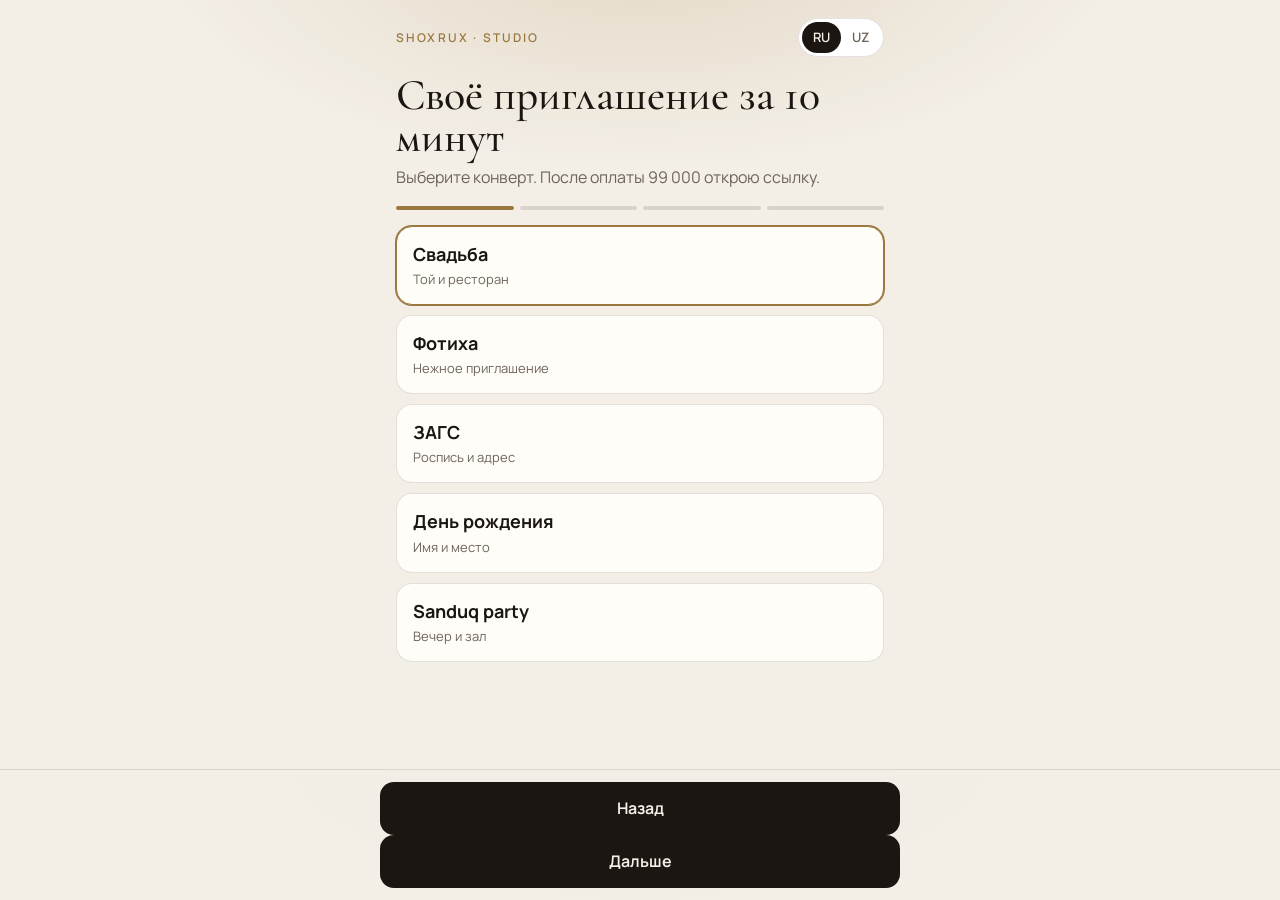
<file: index.html>
<!DOCTYPE html>
<html lang="ru">
<head>
<meta charset="UTF-8">
<meta name="viewport" content="width=device-width, initial-scale=1, viewport-fit=cover">
<title>Приглашение за 99 000 · Шохрух</title>
<meta name="description" content="Соберите онлайн-приглашение: свадьба, фотиха, ЗАГС, день рождения. 99 000 сум.">
<link href="https://fonts.googleapis.com/css2?family=Cormorant+Garamond:wght@500;600&family=Manrope:wght@400;500;600&display=swap" rel="stylesheet">
<link rel="stylesheet" href="style.css">
</head>
<body>
<div class="wrap">
  <div class="top"><div class="brand">Shoxrux · Studio</div><div class="lang"><button id="ru" class="on">RU</button><button id="uz">UZ</button></div></div>
  <h1 id="title"></h1>
  <p class="lead" id="lead"></p>
  <div class="steps" id="steps"></div>
  <div id="box"></div>
</div>
<div class="bar"><button id="back" class="ghost hide"></button><button id="go"></button></div>
<script src="app.js"></script>
</body>
</html>
</file>
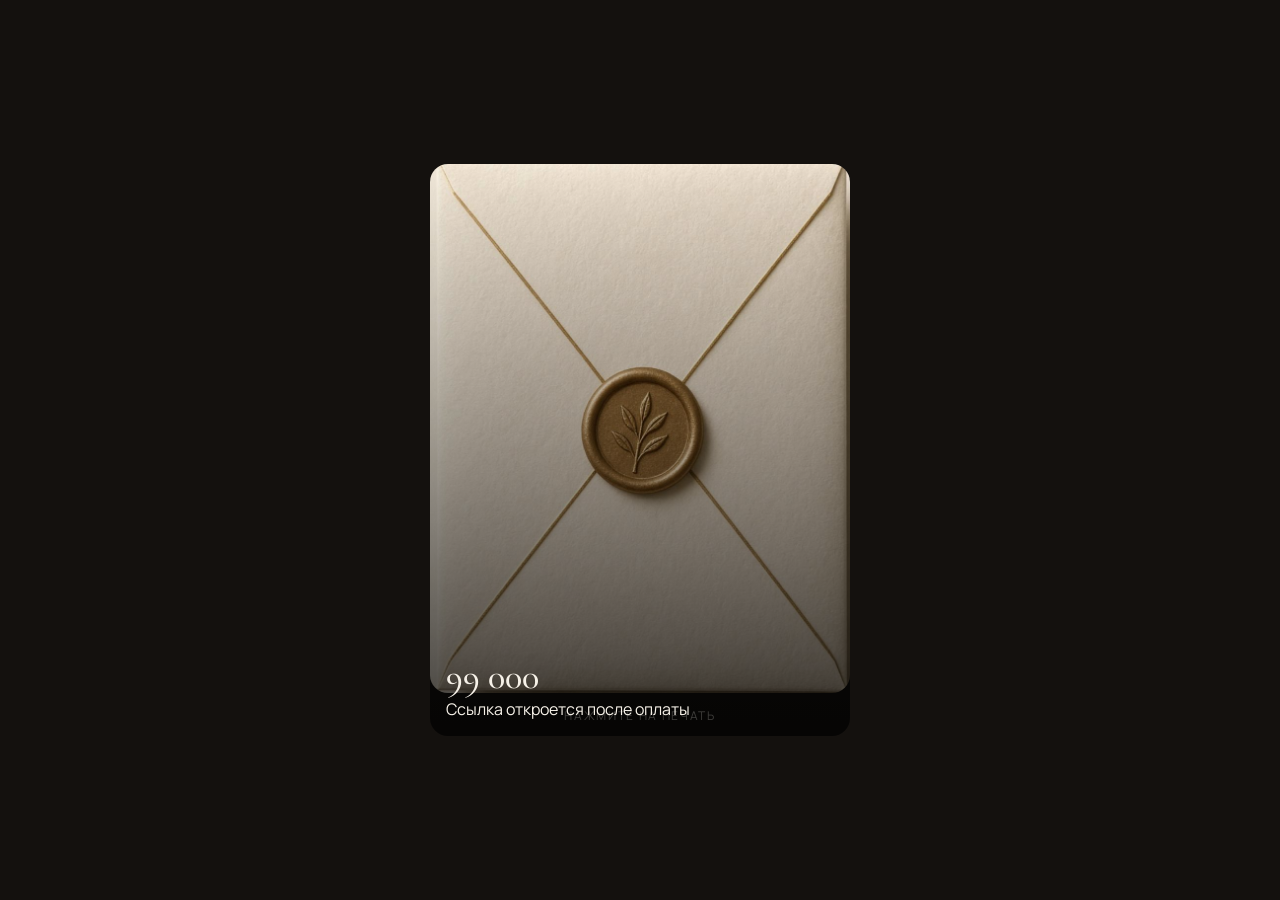
<file: invite.html>
<!DOCTYPE html>
<html lang="ru">
<head>
<meta charset="UTF-8">
<meta name="viewport" content="width=device-width, initial-scale=1, viewport-fit=cover">
<title>Приглашение</title>
<link href="https://fonts.googleapis.com/css2?family=Cormorant+Garamond:ital,wght@0,500;1,500&family=Manrope:wght@400;500;600&display=swap" rel="stylesheet">
<style>
html, body { margin: 0; height: 100%; background: #14110e; color: #f6f1e8; font-family: Manrope, sans-serif; }
.stage { min-height: 100vh; display: flex; align-items: center; justify-content: center; position: relative; overflow: hidden; }
.bg { position: absolute; inset: 0; width: 100%; height: 100%; object-fit: cover; filter: blur(2px) brightness(.45); }
.card { position: relative; width: min(92vw, 420px); }
.poster, .clip { width: 100%; border-radius: 18px; display: block; background: #1b1612; }
.clip { display: none; }
.hint { text-align: center; letter-spacing: .14em; text-transform: uppercase; font-size: 12px; opacity: .8; margin-top: 14px; }
.letter { display: none; text-align: center; padding: 28px 18px 18px; }
.letter h1 { font-family: "Cormorant Garamond", serif; font-weight: 500; font-size: 52px; line-height: .95; margin: 8px 0; }
.kicker { letter-spacing: .22em; text-transform: uppercase; font-size: 12px; color: #d7c09a; }
.meta { opacity: .85; }
.lock { position: absolute; inset: 0; display: none; align-items: flex-end; padding: 16px; background: linear-gradient(transparent, rgba(0,0,0,.72)); border-radius: 18px; }
.lock b { font-family: "Cormorant Garamond", serif; font-size: 36px; font-weight: 500; }
</style>
</head>
<body>
<div class="stage">
  <video class="bg" id="bg" muted loop playsinline></video>
  <div class="card" id="card">
    <img class="poster" id="poster" alt="конверт">
    <video class="clip" id="clip" playsinline></video>
    <p class="hint" id="hint">Нажмите на печать</p>
    <div class="letter" id="letter">
      <div class="kicker" id="kind"></div>
      <h1 id="names"></h1>
      <p class="meta" id="when"></p>
      <p class="meta" id="where"></p>
    </div>
    <div class="lock" id="lock"><div><b>99 000</b><div>Ссылка откроется после оплаты</div></div></div>
  </div>
</div>
<script>
const T = {
  lace: ["photo_2026-10-07_22-45-50.jpg", "IMG_0664.MP4", "IMG_0694.MP4"],
  wine: ["photo_2026-10-07_22-46-02.jpg", "IMG_0668.MP4", "IMG_0683.MP4"],
  rings: ["photo_2026-10-07_22-46-29.jpg", "IMG_0681.MP4", "IMG_0670.MP4"],
  gold: ["photo_2026-10-07_22-46-44.jpg", "IMG_0696.MP4", "IMG_0737.MP4"]
};
const names = { toy: "Свадьба", fotiha: "Фотиха", zags: "ЗАГС", bday: "День рождения", sanduq: "Sanduq party" };
const q = new URLSearchParams(location.search);
const tpl = T[q.get("tpl")] || T.gold;
const open = q.get("ok") === "1";
document.getElementById("poster").src = tpl[0];
document.getElementById("clip").src = tpl[1];
document.getElementById("bg").src = tpl[2];
document.getElementById("kind").textContent = names[q.get("type")] || "Приглашение";
document.getElementById("names").textContent = [q.get("g"), q.get("b")].filter(Boolean).join(" & ") || "Имена";
document.getElementById("when").textContent = [q.get("d"), q.get("tm")].filter(Boolean).join(" · ");
document.getElementById("where").textContent = [q.get("p"), q.get("c")].filter(Boolean).join(", ");
if (!open) document.getElementById("lock").style.display = "flex";
document.getElementById("card").onclick = () => {
  const clip = document.getElementById("clip");
  const poster = document.getElementById("poster");
  poster.style.display = "none";
  clip.style.display = "block";
  document.getElementById("hint").style.display = "none";
  clip.play().catch(() => {});
  document.getElementById("bg").play().catch(() => {});
  clip.onended = show;
  setTimeout(show, 4500);
};
function show() {
  if (!open) return;
  document.getElementById("clip").style.display = "none";
  document.getElementById("letter").style.display = "block";
}
</script>
</body>
</html>
</file>
<file: style.css>
:root {
  --bg: #f3eee6;
  --ink: #1b1612;
  --muted: #6e645b;
  --gold: #9a7840;
  --line: rgba(27,22,18,.12);
  --card: #fffdf8;
  --dark: #1b1612;
}
* { box-sizing: border-box; }
html, body { margin: 0; }
body {
  font-family: Manrope, -apple-system, BlinkMacSystemFont, sans-serif;
  background:
    radial-gradient(800px 380px at 50% -8%, rgba(166,132,69,.2), transparent 60%),
    var(--bg);
  color: var(--ink);
  line-height: 1.45;
}
.wrap { max-width: 520px; margin: 0 auto; padding: 18px 16px 110px; }
.top { display: flex; justify-content: space-between; align-items: center; }
.brand { font-size: 12px; letter-spacing: .18em; text-transform: uppercase; color: var(--gold); font-weight: 600; }
.lang { display: flex; background: #fff; border: 1px solid var(--line); border-radius: 999px; padding: 3px; }
.lang button { border: 0; background: transparent; border-radius: 999px; padding: 6px 11px; font: inherit; font-size: 13px; font-weight: 600; color: var(--muted); }
.lang button.on { background: var(--dark); color: #f6f1e8; }
h1 {
  font-family: "Cormorant Garamond", Georgia, serif;
  font-weight: 500; font-size: 44px; line-height: .95; margin: 18px 0 8px;
}
.lead { color: var(--muted); margin: 0 0 16px; }
.steps { display: flex; gap: 6px; margin: 8px 0 16px; }
.steps i { height: 4px; flex: 1; border-radius: 99px; background: rgba(27,22,18,.12); }
.steps i.on { background: var(--gold); }
.grid { display: grid; gap: 10px; }
.choice, .card, .tpl {
  background: var(--card); border: 1px solid var(--line); border-radius: 16px; padding: 14px 16px; text-align: left;
  font: inherit; color: inherit; width: 100%;
}
.choice b, .tpl b { display: block; font-size: 18px; }
.choice span, .tpl span { color: var(--muted); font-size: 13px; }
.choice.on, .tpl.on { border-color: var(--gold); box-shadow: 0 0 0 1px var(--gold); }
label { display: block; font-size: 13px; color: var(--muted); margin: 12px 0 6px; }
input, select {
  width: 100%; border: 1px solid var(--line); background: #fff; border-radius: 12px;
  padding: 13px 12px; font: inherit; font-size: 16px; color: var(--ink);
}
.row { display: grid; grid-template-columns: 1fr 1fr; gap: 8px; }
.bar {
  position: fixed; left: 0; right: 0; bottom: 0;
  padding: 12px 16px calc(12px + env(safe-area-inset-bottom));
  background: rgba(243,238,230,.94); backdrop-filter: blur(10px); border-top: 1px solid var(--line);
}
.bar button, .paybtn, .ghost {
  width: 100%; max-width: 520px; display: block; margin: 0 auto;
  border: 0; border-radius: 14px; padding: 15px; font: inherit; font-weight: 650; font-size: 16px;
}
.bar button, .paybtn { background: var(--dark); color: #f6f1e8; }
.ghost { background: #fff; color: var(--ink); border: 1px solid var(--line); margin-top: 8px; }
.preview-wrap { position: relative; border-radius: 18px; overflow: hidden; min-height: 420px; background: #efe7da; border: 1px solid var(--line); }
.preview-wrap iframe { width: 100%; height: 520px; border: 0; }
.blurred iframe { filter: blur(7px) saturate(.8); transform: scale(1.04); pointer-events: none; }
.lock {
  position: absolute; inset: 0; display: flex; align-items: flex-end; padding: 16px;
  background: linear-gradient(transparent, rgba(27,22,18,.72)); color: #fff;
}
.lock b { font-family: "Cormorant Garamond", Georgia, serif; font-size: 32px; font-weight: 500; display: block; }
.paycard { background: var(--card); border: 1px solid var(--line); border-radius: 16px; padding: 14px; margin-top: 10px; }
.paycard strong { font-size: 20px; letter-spacing: .04em; }
.small { color: var(--muted); font-size: 13px; }
.tpl img { width: 100%; height: 140px; object-fit: cover; border-radius: 12px; display: block; margin-bottom: 8px; }
.paybtn { text-align: center; text-decoration: none; margin-top: 8px; }
.hide { display: none; }
</file>
